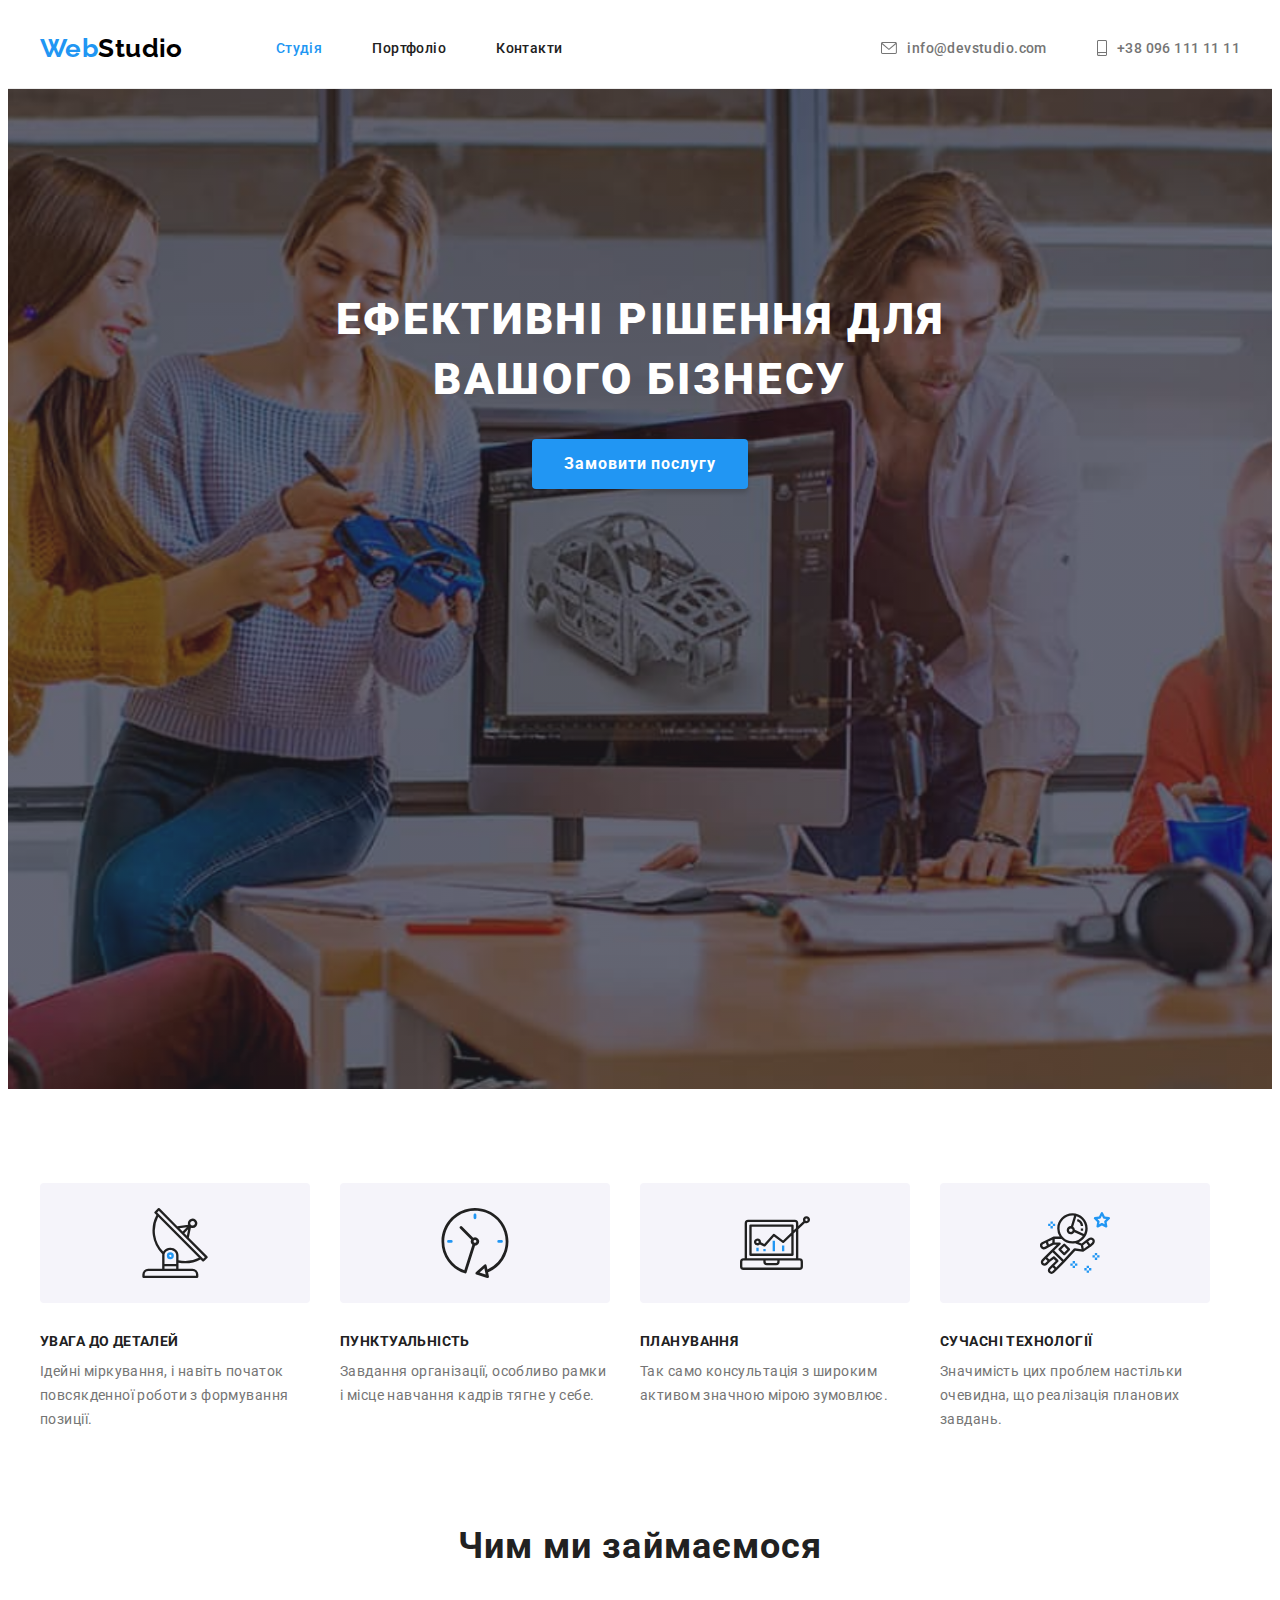
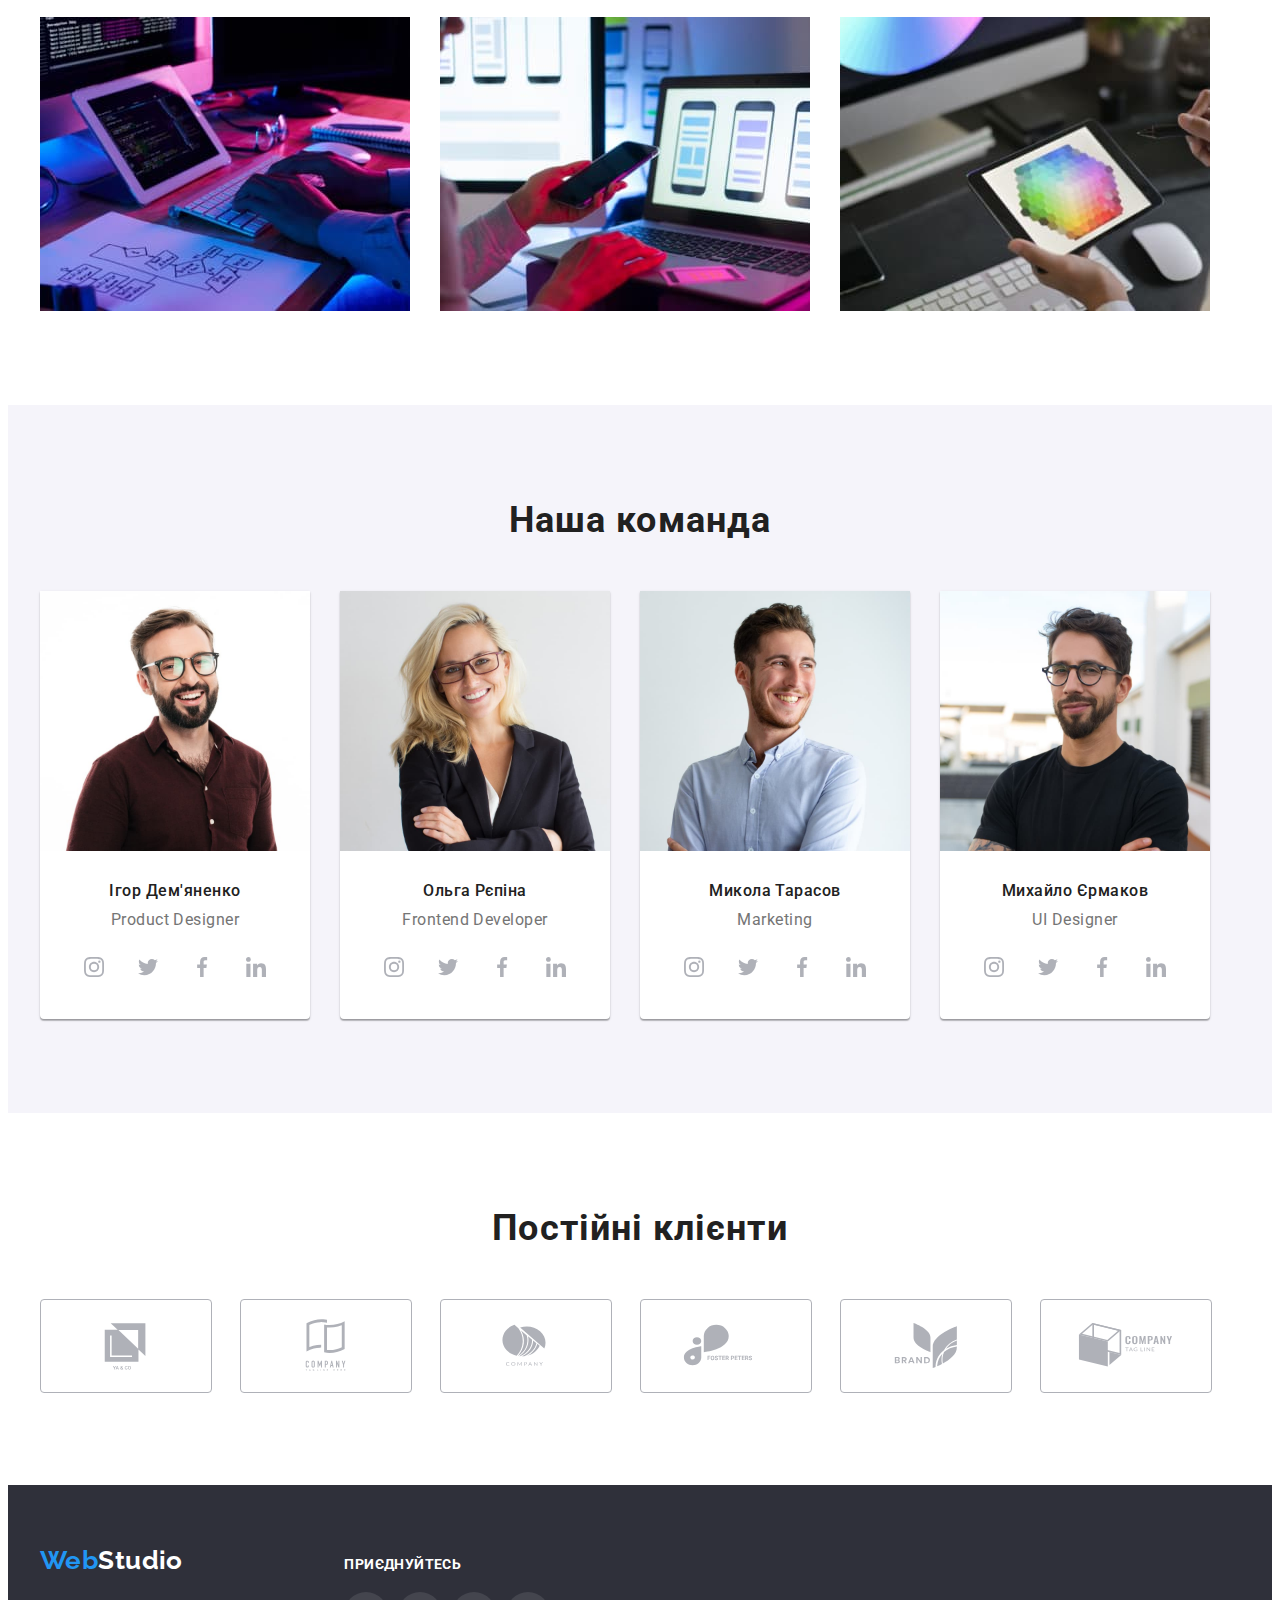
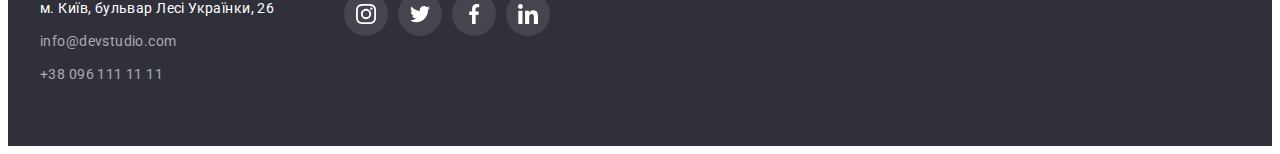
<file: index.html>
<!DOCTYPE html>
<html lang="uk">
<head>
  <meta charset="UTF-8" />
  <meta http-equiv="X-UA-Compatible" content="IE=edge" />
  <meta name="viewport" content="width=device-width, initial-scale=1.0" />
  <meta name="description" content="Best ukrainian Web Studio" />
  <title lang="en">WebStudio</title>
  <!-- Fonts-->
  <link rel="preconnect" href="https://fonts.googleapis.com" />
  <link rel="preconnect" href="https://fonts.gstatic.com" crossorigin />
  <link href="https://fonts.googleapis.com/css2?family=Raleway:wght@700&family=Roboto:wght@400;500;700;900&display=swap"
    rel="stylesheet" />
  <!-- Modern normalize -->
  <link rel="stylesheet" href="https://cdnjs.cloudflare.com/ajax/libs/modern-normalize/1.1.0/modern-normalize.min.css"
    integrity="sha512-wpPYUAdjBVSE4KJnH1VR1HeZfpl1ub8YT/NKx4PuQ5NmX2tKuGu6U/JRp5y+Y8XG2tV+wKQpNHVUX03MfMFn9Q=="
    crossorigin="anonymous" referrerpolicy="no-referrer" />
  <!-- Custom styles -->
  <link rel="stylesheet" href="./css/styles.css" />
</head>
<body class="page-studio">
  <header class="header">
    <div class="container">
      <div class="header-container">
      <a class="logo" href="./index.html" lang="en"><span class="logo-part-1">Web</span>Studio</a>
      <nav class="main-nav">
        <ul class="list">
          <li class="list-item current">
            <a class="main-nav-link link" href="./index.html">Студія</a>
          </li>
          <li class="list-item">
            <a class="main-nav-link link" href="./portfolio.html">Портфоліо</a>
          </li>
          <li class="main-nav-link list-item"><a class="link" href="">Контакти</a></li>
        </ul>
      </nav>
      <ul class="list">
        <li class="list-item">
          <a class="link contacts" href="mailto:info@devstudio.com" lang="en">
            <svg class="contacts-icon" width="16" height="12">
              <use href="./images/icons.svg#icon-envelope"></use>
            </svg>
            info@devstudio.com</a>
        </li>
        <li class="list-item">
          <a class="link contacts" href="tel:+380961111111">
            <svg class="contacts-icon" width="10" height="16">
              <use href="./images/icons.svg#icon-smartphone"></use>
            </svg>+38 096 111 11 11</a>
        </li>
      </ul>
      </div>
    </div>
  </header>
  <main>
    <!--Head-->
    <section class="head overlay">
      <div class="container">
        <h1 class="head-title">Ефективні рішення для вашого бізнесу</h1>
        <button class="btn" type="button">Замовити послугу</button>
      </div>
    </section>
    <!--Our features-->
    <section class="section features">
      <div class="container">
        <h2 class="features-title visually-hidden">Наші переваги</h2>
        <ul class="list features-list">
          <li class="list-item">
            <div class="features-icon">
              <svg class="features-icon-svg" width="70" height="70">
                <use href="./images/icons.svg#icon-antenna"></use>
              </svg>
            </div>
            <h3 class="features-subtitle">УВАГА ДО ДЕТАЛЕЙ</h3>
            <p class="features-desc">
              Ідейні міркування, і навіть початок повсякденної роботи з
              формування позиції.
            </p>
          </li>
          <li class="list-item">
            <div class="features-icon">
              <svg class="features-icon-svg" width="70" height="70">
                <use href="./images/icons.svg#icon-clock"></use>
              </svg>
            </div>
            <h3 class="features-subtitle">ПУНКТУАЛЬНІСТЬ</h3>
            <p class="features-desc">
              Завдання організації, особливо рамки і місце навчання кадрів тягне
              у себе.
            </p>
          </li>
          <li class="list-item">
            <div class="features-icon">
              <svg class="features-icon-svg" width="70" height="70">
                <use href="./images/icons.svg#icon-diagram"></use>
              </svg>
            </div>
            <h3 class="features-subtitle">ПЛАНУВАННЯ</h3>
            <p class="features-desc">
              Так само консультація з широким активом значною мірою зумовлює.
            </p>
          </li>
          <li class="list-item">
            <div class="features-icon">
              <svg class="features-icon-svg" width="70" height="70">
                <use href="./images/icons.svg#icon-astronaut"></use>
              </svg>
            </div>
            <h3 class="features-subtitle">СУЧАСНІ ТЕХНОЛОГІЇ</h3>
            <p class="features-desc">
              Значимість цих проблем настільки очевидна, що реалізація планових
              завдань.
            </p>
          </li>
        </ul>
      </div>
    </section>
    <!--What are we doing-->
    <section class="section what-doing">
      <div class="container">
        <h2 class="what-doing-title">Чим ми займаємося</h2>
        <ul class="list what-doing-list">
          <li class="list-item">
            <img class="image" src="./images/about/box-1.jpg" alt="Coding on pc" width="370" height="295" />
          </li>
          <li class="list-item">
            <img class="image" src="./images/about/box-2.jpg" alt="Coding on phone" width="370" height="295" />
          </li>
          <li class="list-item">
            <img class="image" src="./images/about/box-3.jpg" alt="Coding on tablet" width="370" height="295" />
          </li>
        </ul>
      </div>
    </section>
    <!--Our team-->
    <section class="section team">
      <div class="container">
        <h2 class="team-title">Наша команда</h2>
        <ul class="list team-list">
          <li class="list-item team-list-item">
            <img class="image-team" src="./images/our_team/product-designer.jpg" alt="product designer" width="270"
              height="260" />
            <div class="team-description">
            <h3 class="team-subtitle">Ігор Дем'яненко</h3>
            <p class="team-desc-text" lang="en">Product Designer</p>
            <ul class="list socials">
              <li class="list-item list-item-socials"><a class="link social-link" href="https://instagram.com" target="_blank"
                  rel="noopener noreferrer" aria-label="Instagram">
                  <svg class="social-icon" width="20" height="20">
                    <use href="./images/icons.svg#icon-instagram"></use>
                  </svg>
                </a></li>
              <li class="list-item list-item-socials"><a class="link social-link" href="https://twitter.com" target="_blank"
                  rel="noopener noreferrer" aria-label="Twitter">
                  <svg class="social-icon" width="20" height="20">
                    <use href="./images/icons.svg#icon-twitter"></use>
                  </svg>
                </a></li>
              <li class="list-item list-item-socials"><a class="link social-link" href="https://facebook.com" target="_blank"
                  rel="noopener noreferrer" aria-label="Facebook">
                  <svg class="social-icon" width="20" height="20">
                    <use href="./images/icons.svg#icon-facebook"></use>
                  </svg>
                </a></li>
              <li class="list-item list-item-socials"><a class="link social-link" href="https://linkedin.com" target="_blank"
                  rel="noopener noreferrer" aria-label="LinkedIn">
                  <svg class="social-icon" width="20" height="20">
                    <use href="./images/icons.svg#icon-linkedin"></use>
                  </svg>
                </a></li>
            </ul>
            </div>
          </li>
          <li class="list-item team-list-item">
            <img class="image-team" src="./images/our_team/frontend-developer.jpg" alt="frontend developer" width="270"
              height="260" />
            <div class="team-description">
            <h3 class="team-subtitle">Ольга Рєпіна</h3>
            <p class="team-desc-text" lang="en">Frontend Developer</p>
            <ul class="list socials">
              <li class="list-item list-item-socials"><a class="link social-link" href="https://instagram.com" target="_blank"
                  rel="noopener noreferrer" aria-label="Instagram">
                  <svg class="social-icon" width="20" height="20">
                    <use href="./images/icons.svg#icon-instagram"></use>
                  </svg>
                </a></li>
              <li class="list-item list-item-socials"><a class="link social-link" href="https://twitter.com" target="_blank"
                  rel="noopener noreferrer" aria-label="Twitter">
                  <svg class="social-icon" width="20" height="20">
                    <use href="./images/icons.svg#icon-twitter"></use>
                  </svg>
                </a></li>
              <li class="list-item list-item-socials"><a class="link social-link" href="https://facebook.com" target="_blank"
                  rel="noopener noreferrer" aria-label="Facebook">
                  <svg class="social-icon" width="20" height="20">
                    <use href="./images/icons.svg#icon-facebook"></use>
                  </svg>
                </a></li>
              <li class="list-item list-item-socials"><a class="link social-link" href="https://linkedin.com" target="_blank"
                  rel="noopener noreferrer" aria-label="LinkedIn">
                  <svg class="social-icon" width="20" height="20">
                    <use href="./images/icons.svg#icon-linkedin"></use>
                  </svg>
                </a></li>
            </ul>
            </div>
          </li>
          <li class="list-item team-list-item">
            <img class="image-team" src="./images/our_team/marketing-specialist.jpg" alt="marketing-specialist"
              width="270" height="260" />
            <div class="team-description">
              <h3 class="team-subtitle">Микола Тарасов</h3>
              <p class="team-desc-text" lang="en">Marketing</p>
            <ul class="list socials">
              <li class="list-item list-item-socials"><a class="link social-link" href="https://instagram.com" target="_blank"
                  rel="noopener noreferrer" aria-label="Instagram">
                  <svg class="social-icon" width="20" height="20">
                    <use href="./images/icons.svg#icon-instagram"></use>
                  </svg>
                </a></li>
              <li class="list-item list-item-socials"><a class="link social-link" href="https://twitter.com" target="_blank"
                  rel="noopener noreferrer" aria-label="Twitter">
                  <svg class="social-icon" width="20" height="20">
                    <use href="./images/icons.svg#icon-twitter"></use>
                  </svg>
                </a></li>
              <li class="list-item list-item-socials"><a class="link social-link" href="https://facebook.com" target="_blank"
                  rel="noopener noreferrer" aria-label="Facebook">
                  <svg class="social-icon" width="20" height="20">
                    <use href="./images/icons.svg#icon-facebook"></use>
                  </svg>
                </a></li>
              <li class="list-item list-item-socials"><a class="link social-link" href="https://linkedin.com" target="_blank"
                  rel="noopener noreferrer" aria-label="LinkedIn">
                  <svg class="social-icon" width="20" height="20">
                    <use href="./images/icons.svg#icon-linkedin"></use>
                  </svg>
                </a></li>
            </ul>
            </div>
          </li>
          <li class="list-item team-list-item">
            <img class="image-team" src="./images/our_team/ui-designer.jpg" alt="ui designer" width="270"
              height="260" />
            <div class="team-description">
              <h3 class="team-subtitle">Михайло Єрмаков</h3>
              <p class="team-desc-text" lang="en">UI Designer</p>
            <ul class="list socials">
              <li class="list-item list-item-socials"><a class="link social-link" href="https://instagram.com" target="_blank"
                  rel="noopener noreferrer" aria-label="Instagram">
                  <svg class="social-icon" width="20" height="20">
                    <use href="./images/icons.svg#icon-instagram"></use>
                  </svg>
                </a></li>
              <li class="list-item list-item-socials"><a class="link social-link" href="https://twitter.com" target="_blank"
                  rel="noopener noreferrer" aria-label="Twitter">
                  <svg class="social-icon" width="20" height="20">
                    <use href="./images/icons.svg#icon-twitter"></use>
                  </svg>
                </a></li>
              <li class="list-item list-item-socials"><a class="link social-link" href="https://facebook.com" target="_blank"
                  rel="noopener noreferrer" aria-label="Facebook">
                  <svg class="social-icon" width="20" height="20">
                    <use href="./images/icons.svg#icon-facebook"></use>
                  </svg>
                </a></li>
              <li class="list-item list-item-socials"><a class="link social-link" href="https://linkedin.com" target="_blank"
                  rel="noopener noreferrer" aria-label="LinkedIn">
                  <svg class="social-icon" width="20" height="20">
                    <use href="./images/icons.svg#icon-linkedin"></use>
                  </svg>
                </a></li>
            </ul>
            </div>
          </li>
        </ul>
      </div>
    </section>
    <!-- Regular customers -->
    <section class="section customers">
      <div class="container">
        <h2 class="customers-title">Постійні клієнти</h2>
        <ul class="list customers-list">
          <li class="list-item customers-list-item"><a class="link customers-link" href="" target="_blank" rel="noopener noreferrer" aria-label="client-1">
              <svg class="customers-icon" width="106" height="60">
                <use href="./images/icons.svg#icon-client-1"></use>
              </svg>
          </a></li>
          <li class="list-item customers-list-item"><a class="link customers-link" href="" target="_blank" rel="noopener noreferrer" aria-label="client-2">
              <svg class="customers-icon" width="106" height="60">
                <use href="./images/icons.svg#icon-client-2"></use>
              </svg>          
          </a></li>
          <li class="list-item customers-list-item"><a class="link customers-link" href="" target="_blank" rel="noopener noreferrer" aria-label="client-3">
              <svg class="customers-icon" width="106" height="60">
                <use href="./images/icons.svg#icon-client-3"></use>
              </svg>
          </a></li>
          <li class="list-item customers-list-item"><a class="link customers-link" href="" target="_blank" rel="noopener noreferrer" aria-label="client-4">
              <svg class="customers-icon" width="106" height="60">
                <use href="./images/icons.svg#icon-client-4"></use>
              </svg>
          </a></li>
          <li class="list-item customers-list-item"><a class="link customers-link" href="" target="_blank" rel="noopener noreferrer" aria-label="client-5">
              <svg class="customers-icon" width="106" height="60">
                <use href="./images/icons.svg#icon-client-5"></use>
              </svg>
          </a></li>
          <li class="list-item customers-list-item"><a class="link customers-link" href="" target="_blank" rel="noopener noreferrer" aria-label="client-6">
              <svg class="customers-icon" width="106" height="60">
                <use href="./images/icons.svg#icon-client-6"></use>
              </svg>
          </a></li>
        </ul>
      </div>
    </section>
  </main>
  <!-- Footer -->
  <footer class="footer">
    <div class="container footer-container">
      <div class="logo-adress-socials">
      <a class="footer-logo" href="./index.html" lang="en"><span class="logo-part-1">Web</span>Studio</a>
      <address class="address">
        <ul class="list">
          <li class="list-item footer-list-item">
            <a class="link map" href="https://goo.gl/maps/CvRqp5zj1Loa8sqB6" target="_blank"
              rel="noopener noreferrer">м. Київ, бульвар Лесі Українки, 26
            </a>
          </li>
          <li class="list-item footer-list-item">
            <a class="link" href="mailto:info@devstudio.com" lang="en">info@devstudio.com</a>
          </li>
          <li class="list-item footer-list-item">
            <a class="link" href="tel:+380961111111">+38 096 111 11 11</a>
          </li>
        </ul>
      </address>
      </div>
      <div class="logo-adress-socials">
        <h2 class="logo-adress-socials-title">приєднуйтесь</h2>
        <ul class="list socials">
          <li class="list-item list-item-socials"><a class="link social-link-footer" href="https://instagram.com" target="_blank"
            rel="noopener noreferrer" aria-label="Instagram">
            <svg class="social-icon-footer" width="20" height="20">
              <use href="./images/icons.svg#icon-instagram"></use>
            </svg>
            </a>
          </li>
          <li class="list-item list-item-socials"><a class="link social-link-footer" href="https://twitter.com" target="_blank"
            rel="noopener noreferrer" aria-label="Twitter">
            <svg class="social-icon-footer" width="20" height="20">
              <use href="./images/icons.svg#icon-twitter"></use>
            </svg>
            </a>
          </li>
          <li class="list-item list-item-socials"><a class="link social-link-footer" href="https://facebook.com" target="_blank"
            rel="noopener noreferrer" aria-label="Facebook">
            <svg class="social-icon-footer" width="20" height="20">
              <use href="./images/icons.svg#icon-facebook"></use>
            </svg>
            </a>
          </li>
          <li class="list-item list-item-socials"><a class="link social-link-footer" href="https://linkedin.com" target="_blank"
            rel="noopener noreferrer" aria-label="LinkedIn">
            <svg class="social-icon-footer" width="20" height="20">
              <use href="./images/icons.svg#icon-linkedin"></use>
            </svg>
            </a>
          </li>
        </ul>
      </div>
    </div>
  </footer>
</body>
</html>
</file>
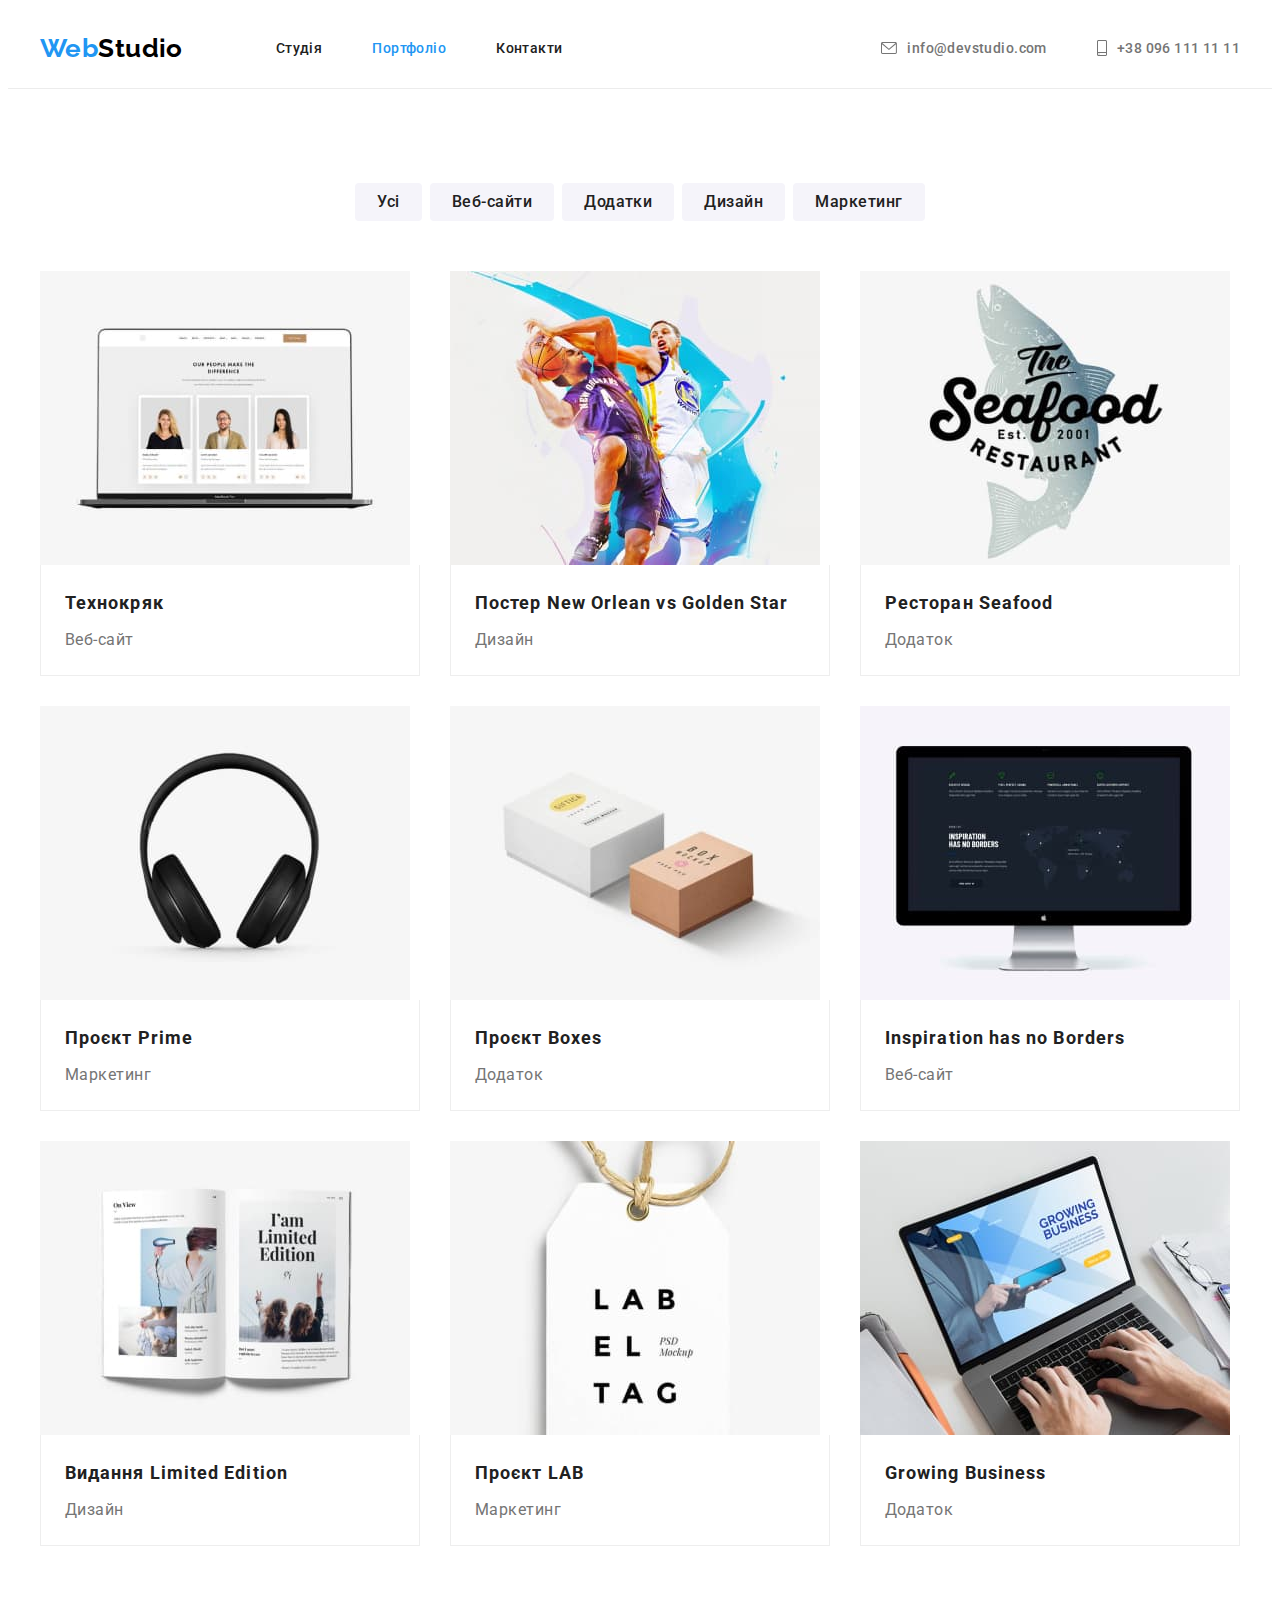
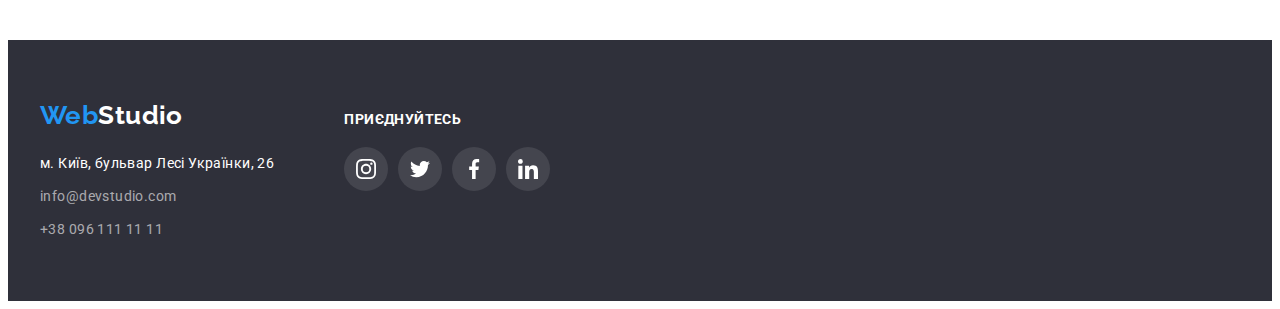
<file: portfolio.html>
<!DOCTYPE html>
<html lang="uk">
  <head>
    <meta charset="UTF-8" />
    <meta http-equiv="X-UA-Compatible" content="IE=edge" />
    <meta name="viewport" content="width=device-width, initial-scale=1.0" />
    <meta name="description" content="Best ukrainian Web Studio" />
    <title lang="en">Portfolio</title>
    <!-- Fonts-->
    <link rel="preconnect" href="https://fonts.googleapis.com" />
    <link rel="preconnect" href="https://fonts.gstatic.com" crossorigin />
    <link
      href="https://fonts.googleapis.com/css2?family=Raleway:wght@700&family=Roboto:wght@400;500;700;900&display=swap"
      rel="stylesheet"
    />
    <!-- Modern normalize -->
    <link rel="stylesheet" href="https://cdnjs.cloudflare.com/ajax/libs/modern-normalize/1.1.0/modern-normalize.min.css"
      integrity="sha512-wpPYUAdjBVSE4KJnH1VR1HeZfpl1ub8YT/NKx4PuQ5NmX2tKuGu6U/JRp5y+Y8XG2tV+wKQpNHVUX03MfMFn9Q=="
      crossorigin="anonymous" referrerpolicy="no-referrer" />
    <!-- Custom styles -->
    <link rel="stylesheet" href="./css/styles.css" />
  </head>
  <body class="page-studio">
    <header class="header">
      <div class="container">
      <div class="header-container">
      <a class="logo" href="./index.html" lang="en"><span class="logo-part-1">Web</span>Studio</a>
      <nav class="main-nav">
        <ul class="list">
          <li class="list-item">
            <a class="main-nav-link link" href="./index.html">Студія</a>
          </li>
          <li class="list-item current">
            <a class="main-nav-link link" href="./portfolio.html">Портфоліо</a>
          </li>
          <li class="list-item"><a class="main-nav-link link" href="">Контакти</a></li>
        </ul>
      </nav>
      <ul class="list">
        <li class="list-item">
          <a class="link contacts" href="mailto:info@devstudio.com" lang="en"
            >
            <svg class="contacts-icon" width="16" height="12">
              <use href="./images/icons.svg#icon-envelope"></use>
            </svg>
            info@devstudio.com</a
          >
        </li>
        <li class="list-item">
          <a class="link contacts" href="tel:+380961111111"
            >
            <svg class="contacts-icon" width="10" height="16">
              <use href="./images/icons.svg#icon-smartphone"></use>
            </svg>
            +38 096 111 11 11</a
          >
        </li>
      </ul>
      </div>
      </div>
    </header>
    <main>
      <!--Portfolio-->
      <section class="section portfolio">
        <div class="container">
        <h1 class="portfolio-title">Наші роботи</h1>
        <ul class="list filter">
          <li class="list-item">
            <button class="btn" type="button">Усі</button>
          </li>
          <li class="list-item">
            <button class="btn" type="button">Веб-сайти</button>
          </li>
          <li class="list-item">
            <button class="btn" type="button">Додатки</button>
          </li>
          <li class="list-item">
            <button class="btn" type="button">Дизайн</button>
          </li>
          <li class="list-item">
            <button class="btn" type="button">Маркетинг</button>
          </li>
        </ul>
        <ul class="list portfolio-list">
          <li class="list-item portfolio-item">
            <a class="portfolio-item-link" href="" target="_blank" rel="noopener noreferrer">
            <img
              class="image-portfolio"
              src="./images/portfolio-img/portfolio-img-1.jpg"
              alt="Website screen"
              width="370"
              height="295"
            />
            <div class="img-descr">
            <h2 class="image-title">Технокряк</h2>
            <p class="image-desc">Веб-сайт</p>
            </div>
            </a>
          </li>
          <li class="list-item portfolio-item">
            <a class="portfolio-item-link" href="" target="_blank" rel="noopener noreferrer">
            <img
              class="image-portfolio"
              src="./images/portfolio-img/portfolio-img-2.jpg"
              alt="Poster screen"
              width="370"
              height="295"
            />
            <div class="img-descr">
            <h2 class="image-title">Постер New Orlean vs Golden Star</h2>
            <p class="image-desc">Дизайн</p>
            </div>
            </a>
          </li>
          <li class="list-item portfolio-item">
            <a class="portfolio-item-link" href="" target="_blank" rel="noopener noreferrer">
            <img
              class="image-portfolio"
              src="./images/portfolio-img/portfolio-img-3.jpg"
              alt="Application screen"
              width="370"
              height="295"
            />
            <div class="img-descr">
            <h2 class="image-title">Ресторан Seafood</h2>
            <p class="image-desc">Додаток</p>
            </div>
            </a>
          </li>
          <li class="list-item portfolio-item">
            <a class="portfolio-item-link" href="" target="_blank" rel="noopener noreferrer">
            <img
              class="image-portfolio"
              src="./images/portfolio-img/portfolio-img-4.jpg"
              alt="Marketing project"
              width="370"
              height="295"
            />
            <div class="img-descr">
            <h2 class="image-title">Проєкт Prime</h2>
            <p class="image-desc">Маркетинг</p>
            </div>
            </a>
          </li>
          <li class="list-item portfolio-item">
            <a class="portfolio-item-link" href="" target="_blank" rel="noopener noreferrer">
            <img
              class="image-portfolio"
              src="./images/portfolio-img/portfolio-img-5.jpg"
              alt="Application screen"
              width="370"
              height="295"
            />
            <div class="img-descr">
            <h2 class="image-title">Проєкт Boxes</h2>
            <p class="image-desc">Додаток</p>
            </div>
            </a>
          </li>
          <li class="list-item portfolio-item">
            <a class="portfolio-item-link" href="" target="_blank" rel="noopener noreferrer">
            <img
              class="image-portfolio"
              src="./images/portfolio-img/portfolio-img-6.jpg"
              alt="Website screen"
              width="370"
              height="295"
            />
            <div class="img-descr">
            <h2 class="image-title">Inspiration has no Borders</h2>
            <p class="image-desc">Веб-сайт</p>
            </div>
            </a>
          </li>
          <li class="list-item portfolio-item">
            <a class="portfolio-item-link" href="" target="_blank" rel="noopener noreferrer">
            <img
              class="image-portfolio"
              src="./images/portfolio-img/portfolio-img-7.jpg"
              alt="Poster screen"
              width="370"
              height="295"
            />
            <div class="img-descr">
            <h2 class="image-title">Видання Limited Edition</h2>
            <p class="image-desc">Дизайн</p>
            </div>
            </a>
          </li>
          <li class="list-item portfolio-item">
            <a class="portfolio-item-link" href="" target="_blank" rel="noopener noreferrer">
            <img
              class="image-portfolio"
              src="./images/portfolio-img/portfolio-img-8.jpg"
              alt="Marketing project"
              width="370"
              height="295"
            />
            <div class="img-descr">
            <h2 class="image-title">Проєкт LAB</h2>
            <p class="image-desc">Маркетинг</p>
            </div>
            </a>
          </li>
          <li class="list-item portfolio-item">
            <a class="portfolio-item-link" href="" target="_blank" rel="noopener noreferrer">
            <img
              class="image-portfolio"
              src="./images/portfolio-img/portfolio-img-9.jpg"
              alt="Application screen"
              width="370"
              height="295"
            />
            <div class="img-descr">
            <h2 class="image-title">Growing Business</h2>
            <p class="image-desc">Додаток</p>
            </div>
            </a>
          </li>
        </ul>
        </div>
      </section>
    </main>
    <!-- Footer -->
<footer class="footer">
  <div class="container footer-container">
    <div class="logo-adress-socials">
      <a class="footer-logo" href="./index.html" lang="en"><span class="logo-part-1">Web</span>Studio</a>
      <address class="address">
        <ul class="list">
          <li class="list-item footer-list-item">
            <a class="link map" href="https://goo.gl/maps/CvRqp5zj1Loa8sqB6" target="_blank"
              rel="noopener noreferrer">м. Київ, бульвар Лесі Українки, 26
            </a>
          </li>
          <li class="list-item footer-list-item">
            <a class="link" href="mailto:info@devstudio.com" lang="en">info@devstudio.com</a>
          </li>
          <li class="list-item footer-list-item">
            <a class="link" href="tel:+380961111111">+38 096 111 11 11</a>
          </li>
        </ul>
      </address>
    </div>
    <div class="logo-adress-socials">
      <h2 class="logo-adress-socials-title">приєднуйтесь</h2>
      <ul class="list socials">
        <li class="list-item list-item-socials"><a class="link social-link-footer" href="https://instagram.com"
            target="_blank" rel="noopener noreferrer" aria-label="Instagram">
            <svg class="social-icon-footer" width="20" height="20">
              <use href="./images/icons.svg#icon-instagram"></use>
            </svg>
          </a>
        </li>
        <li class="list-item list-item-socials"><a class="link social-link-footer" href="https://twitter.com"
            target="_blank" rel="noopener noreferrer" aria-label="Twitter">
            <svg class="social-icon-footer" width="20" height="20">
              <use href="./images/icons.svg#icon-twitter"></use>
            </svg>
          </a>
        </li>
        <li class="list-item list-item-socials"><a class="link social-link-footer" href="https://facebook.com"
            target="_blank" rel="noopener noreferrer" aria-label="Facebook">
            <svg class="social-icon-footer" width="20" height="20">
              <use href="./images/icons.svg#icon-facebook"></use>
            </svg>
          </a>
        </li>
        <li class="list-item list-item-socials"><a class="link social-link-footer" href="https://linkedin.com"
            target="_blank" rel="noopener noreferrer" aria-label="LinkedIn">
            <svg class="social-icon-footer" width="20" height="20">
              <use href="./images/icons.svg#icon-linkedin"></use>
            </svg>
          </a>
        </li>
      </ul>
    </div>
  </div>
</footer>
  </body>
</html>
</file>
<file: css/styles.css>
:root {
    /* Fonts */
    --main-font: Roboto, sans-serif;
    --secondary-font: Raleway, sans-serif;
    /* Text colors */
    --main-txt-cl: #212121;
    --accent-txt-cl: #2196F3;
    --logo-main-txt-cl: #000000;
    --grey-txt-cl: #757575;
    --grey-txt-cl-60: rgba(255, 255, 255, 0.6);
    --light-txt-cl: #FFFFFF;
    /* Background colors */
    --main-bcg-cl: #FFFFFF;
    --btn-bcg-cl: #2196F3;
    --head-bcg-cl: #C4C4C4;
    --overlay-cl: rgba(47, 48, 58, 0.4);
    --footer-icon-bcg-cl: rgba(255, 255, 255, 0.1);
    --black-bcg-cl: #2F303A;
    --light-bcg-cl: #F5F4FA;
    --border-first-cl: #ECECEC;
    --border-secondary-cl: #EEEEEE;
    --icon-cl: #AFB1B8;
    --box-shadow-blc-cl-20: rgba(0, 0, 0, 0.20);
    --box-shadow-blc-cl-16: rgba(0, 0, 0, 0.16);
    --box-shadow-blc-cl-15: rgba(0, 0, 0, 0.15);
    --box-shadow-blc-cl-14: rgba(0, 0, 0, 0.14);
    --box-shadow-blc-cl-12: rgba(0, 0, 0, 0.12);
    --box-shadow-blc-cl-10: rgba(0, 0, 0, 0.10);
    --box-shadow-blc-cl-08: rgba(0, 0, 0, 0.08);
    --box-shadow-blc-cl-06: rgba(0, 0, 0, 0.06);
    /* Others */
    --btn-radius: 4px;
    --items: 3;
    --indent: 30px;
}

.page-studio {
    font-family: var(--main-font);
    font-size: 14px;
    line-height: calc(24 / 14);
    letter-spacing: 0.03em;
    color: var(--main-txt-cl);
    background-color: var(--main-bcg-cl);
}

h1,
h2,
h3,
h4,
h5,
h6,
p {
    margin: 0;
}

img {
    display: block;
    max-width: 100%;
    height: auto;
}

.link {
    text-decoration: none;
    color: currentColor;
}

.list {
    list-style: none;
    margin: 0;
    padding: 0;
}

.container {
    width: 1200px;
    padding-left: 15px;
    padding-right: 15px;
    margin-left: auto;
    margin-right: auto;
}

/* Header */

.header {
    border-bottom: 1px solid var(--border-first-cl);
}

.header-container {
    display: flex;
    align-items: center;
}

/* Logo */

.logo {
    margin-right: 93px;
    font-family: var(--secondary-font);
    font-weight: 700;
    font-size: 26px;
    line-height: calc(31 / 26);
    color: var(--logo-main-txt-cl);
    text-decoration: inherit;
}

.logo-part-1 {
    color: var(--accent-txt-cl);
}

/* Pages list */

.main-nav {
    margin-right: auto;
}

.header .list {
    display: flex;
    gap: 50px;
    font-weight: 500;
    line-height: calc(16 / 14);
}

.list-item.current {
    color: var(--accent-txt-cl);
}

.link:hover,
.link:focus {
    color: var(--accent-txt-cl);
}

.main-nav-link {
    padding-top: 32px;
    padding-bottom: 32px;
    display: block;
    align-items: center;
}


/* Contacts */

.contacts {
    font-weight: 500;
    line-height: calc(16 / 14);
    color: var(--grey-txt-cl);
    padding-top: 32px;
    padding-bottom: 32px;
    display: flex;
    align-items: center;
    gap: 10px;
}

.contacts-icon {
    fill: currentColor;
}

/* Main */

.section {
    padding-top: 94px;
    padding-bottom: 94px;
}

/* Head */

.head {
    padding-top: 200px;
    padding-bottom: 200px;
    text-align: center;
    background-color: var(--head-bcg-cl);
}

.overlay {
    max-width: 1600px;
    height: 600px;
    margin-left: auto;
    margin-right: auto;
    background-image: linear-gradient( to right, 
    var(--overlay-cl),
    var(--overlay-cl)),
    url(../images/head_bckg/bckg_img.jpg);
    background-position: center;
    background-size: cover;
    background-repeat: no-repeat;
}

.head-title {
    width: 696px;
    margin-bottom: 30px;
    margin-left: auto;
    margin-right: auto;
    font-weight: 900;
    font-size: 44px;
    line-height: calc(60 / 44);
    letter-spacing: 0.06em;
    text-transform: uppercase;
    color: var(--light-txt-cl);
}

.head .btn {
    padding: 10px 32px;
    margin-left: auto;
    margin-right: auto;
    border: transparent;
    font-family: inherit;
    font-weight: 700;
    font-size: 16px;
    line-height: calc(30 / 16);
    letter-spacing: 0.06em;
    color: var(--light-txt-cl);
    background-color: var(--btn-bcg-cl);
    cursor: pointer;
    box-shadow: 0px 4px 4px var(--box-shadow-blc-cl-15);
    border-radius: var(--btn-radius);

}

/* Our features */

.features-list {
    display: flex;
    gap: 30px;
}

.features-icon {
    display: flex;
    justify-content: center;
    align-items: center;
    width: 270px;
    height: 120px;
    border-radius: 4px;
    background-color: var(--light-bcg-cl);
    margin-bottom: 30px;
}

.portfolio-title,
.features-title.visually-hidden {
    position: absolute;
    white-space: nowrap;
    width: 1px;
    height: 1px;
    overflow: hidden;
    border: 0;
    padding: 0;
    clip: rect(0 0 0 0);
    clip-path: inset(50%);
    margin: -1px;
}

.features-subtitle {
    margin-bottom: 10px;
    font-size: 14px;
    font-weight: 700;
    line-height: calc(16 / 14);
    text-transform: uppercase;
}

.features-desc {
    width: 270px;
    color: var(--grey-txt-cl);
}

/* What we are doing */

.what-doing {
    padding-top: 0;
}

.what-doing-list {
    display: flex;
    gap: 30px;
}

.what-doing-title {
    text-align: center;
    margin-bottom: 50px;
    font-weight: 700;
    font-size: 36px;
    line-height: calc(42 / 36);
    letter-spacing: 0.03em;
}

/* Our team */

.team {
    background-color: var(--light-bcg-cl);
}

.team-title {
    text-align: center;
    margin-bottom: 50px;
    font-weight: 700;
    font-size: 36px;
    line-height: calc(42 / 36);
    letter-spacing: 0.03em;
}

.team-list {
    display: flex;
    gap: 30px;
}

.team-list-item {
    box-shadow: 0px 1px 3px var(--box-shadow-blc-cl-12), 0px 1px 1px var(--box-shadow-blc-cl-14), 0px 2px 1px var(--box-shadow-blc-cl-20);
    border-bottom-left-radius: var(--btn-radius);
    border-bottom-right-radius: var(--btn-radius);
    background-color: var(--main-bcg-cl);
}

.team-description {
    padding-top: 30px;
    padding-bottom: 30px;
    text-align: center;
}


.team-subtitle {
    margin-bottom: 10px;
    font-weight: 500;
    font-size: 16px;
    line-height: calc(19 / 16);
    letter-spacing: 0.03em;
}

.team-desc-text {
    margin-bottom: 16px;
    font-size: 16px;
    line-height: calc(19 / 16);
    letter-spacing: 0.03em;
    color: var(--grey-txt-cl);
}

.socials {
    display:flex;
    gap: 10px;
    justify-content: center;
}

.social-link {
    display: flex;
    align-items: center;
    justify-content: center;
    width: 44px;
    height: 44px;
    background-color: var(--light-txt-cl);
    border-radius: 50%;
}

.social-link:hover, .social-link:focus {
    background-color: var(--accent-txt-cl);
}

.social-icon {
    fill: var(--icon-cl);
}

.social-link:hover .social-icon,
.social-link:focus .social-icon{
    fill: var(--light-txt-cl);
    background-color: var(--accent-txt-cl);
}

/* Regular customers */

.customers-title {
    text-align: center;
    margin-bottom: 50px;
    font-weight: 700;
    font-size: 36px;
    line-height: calc(42 / 36);
    letter-spacing: 0.03em;
}

.customers-list {
    display: flex;
    gap: 30px;
}

.customers-list-item {
    width: 170px;
    height: 92px;
}

.customers-link {
    display: flex;
    justify-content: center;
    align-items: center;
    width: 100%;
    height: 100%;
    border: 1px solid var(--icon-cl);
    border-radius: 4px;
}

.customers-icon {
    fill: var(--icon-cl);
}

.customers-link:hover,
.customers-link:focus {
    border-color: var(--accent-txt-cl);
}

.customers-link:hover .customers-icon,
.customers-link:focus .customers-icon {
    fill: var(--accent-txt-cl);
}

/* Footer */

.footer {
    padding-top: 60px;
    padding-bottom: 60px;
    background-color: var(--black-bcg-cl);
}

.footer-container {
    display: flex;
    gap: 70px;
    align-items: baseline;
}

.footer-logo {
    font-family: var(--secondary-font);
    font-weight: 700;
    font-size: 26px;
    line-height: calc(31 / 26);
    color: var(--logo-main-txt-cl);
    text-decoration: inherit;
    display: block;
    margin-bottom: 20px;
    color: var(--light-txt-cl);
}

.footer-list-item {
    margin-bottom: 9px;
}

.footer-list-item:last-child {
    margin-bottom: 0;
}

.address {
    font-style: inherit;
}

.address .list {
    color: var(--grey-txt-cl-60);
}


.map {
    color: var(--light-txt-cl);
}

.address .link:hover,
.address .link:focus {
    color: var(--accent-txt-cl);
}

.logo-adress-socials-title {
    margin-bottom: 20px;
    color: var(--light-txt-cl);
    font-weight: 700;
    font-size: 14px;
    line-height: calc(16 / 14);
    letter-spacing: 0.03em;
    text-transform: uppercase;
}

.social-link-footer {
    display: flex;
    align-items: center;
    justify-content: center;
    width: 44px;
    height: 44px;
    background-color: var(--footer-icon-bcg-cl);
    border-radius: 50%;
}

.social-icon-footer {
    fill: var(--light-txt-cl);
}

.social-link-footer:hover,
.social-link-footer:focus {
    background-color: var(--accent-txt-cl);
}


/* Portfolio */

.filter {
    display: flex;
    gap: 8px;
    justify-content: center;
    margin-bottom: 50px;
}


.section .btn {
    padding: 6px 22px;
    border: transparent;
    font-family: var(--main-font);
    font-weight: 500;
    font-size: 16px;
    line-height: calc(26 / 16);
    letter-spacing: 0.03em;
    color: var(--main-txt-cl);
    background-color: var(--light-bcg-cl);
    cursor: pointer;
    background: var(--light-bcg-cl);
    border-radius: var(--btn-radius);
}

.section .btn:hover,
.section .btn:focus {
    color: var(--light-txt-cl);
    background-color: var(--btn-bcg-cl);
    box-shadow: 0px 3px 1px var(--box-shadow-blc-cl-10), 0px 1px 2px var(--box-shadow-blc-cl-08), 0px 2px 2px var(--box-shadow-blc-cl-12);
}


.portfolio-list {
    display: flex;
    flex-wrap: wrap;
    gap: 30px;
}

.portfolio-item {
    flex-basis: calc((100% - var(--indent) * (var(--items) - 1)) / var(--items));
}

.portfolio-item-link {
    display: block;
    text-decoration: none;
    color: currentColor;
}

.portfolio-item-link:hover, .portfolio-item-link:focus {
    box-shadow: 0px 1px 1px var(--box-shadow-blc-cl-12), 0px 4px 4px var(--box-shadow-blc-cl-06), 1px 4px 6px var(--box-shadow-blc-cl-16);
}

.img-descr {
    padding-top: 20px;
    padding-left: 24px;
    padding-right: 24px;
    padding-bottom: 20px;
    border-bottom: 1px solid var(--border-secondary-cl);
    border-left: 1px solid var(--border-secondary-cl);
    border-right: 1px solid var(--border-secondary-cl);
}

.image-title {
    font-weight: 700;
    font-size: 18px;
    line-height: calc(36 / 18);
    letter-spacing: 0.06em;
    margin-bottom: 4px;
}

.image-desc {
    font-size: 16px;
    line-height: calc(30 / 16);
    letter-spacing: 0.03em;
    color: var(--grey-txt-cl);
}
</file>
